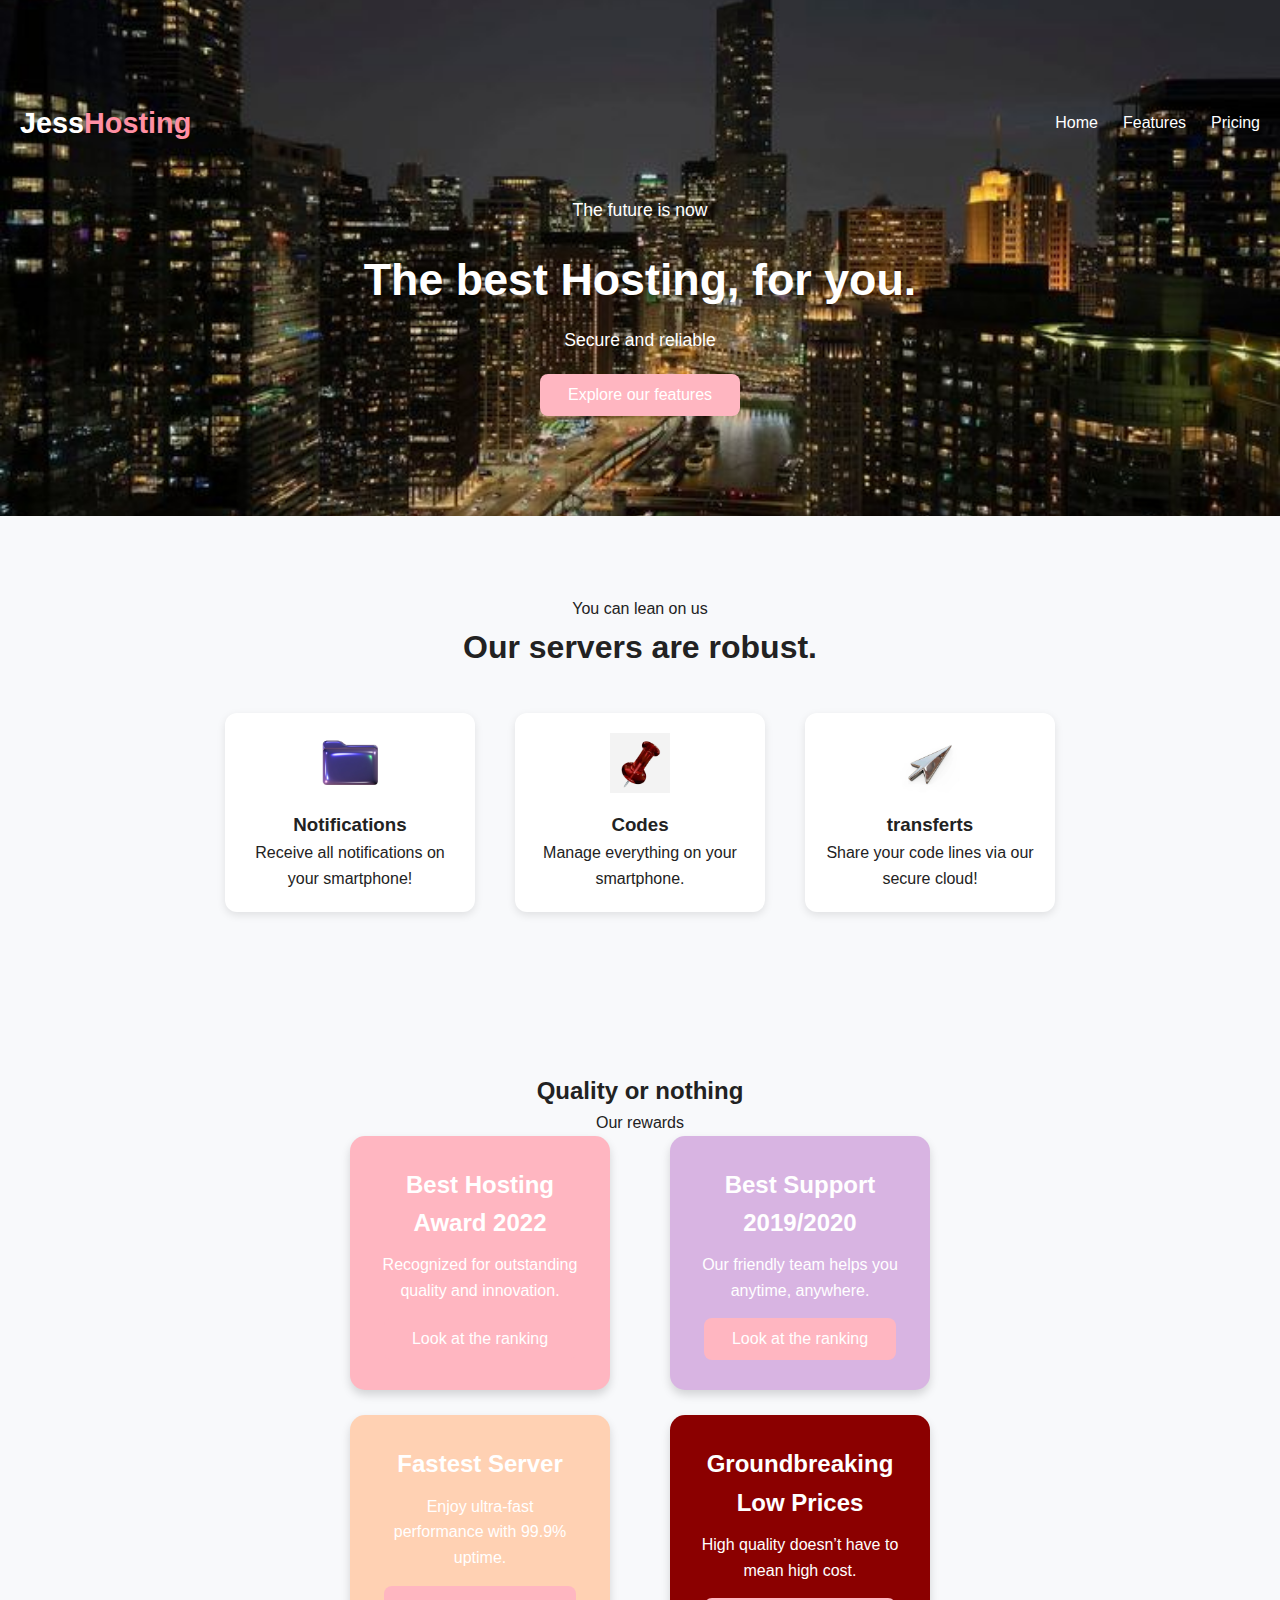
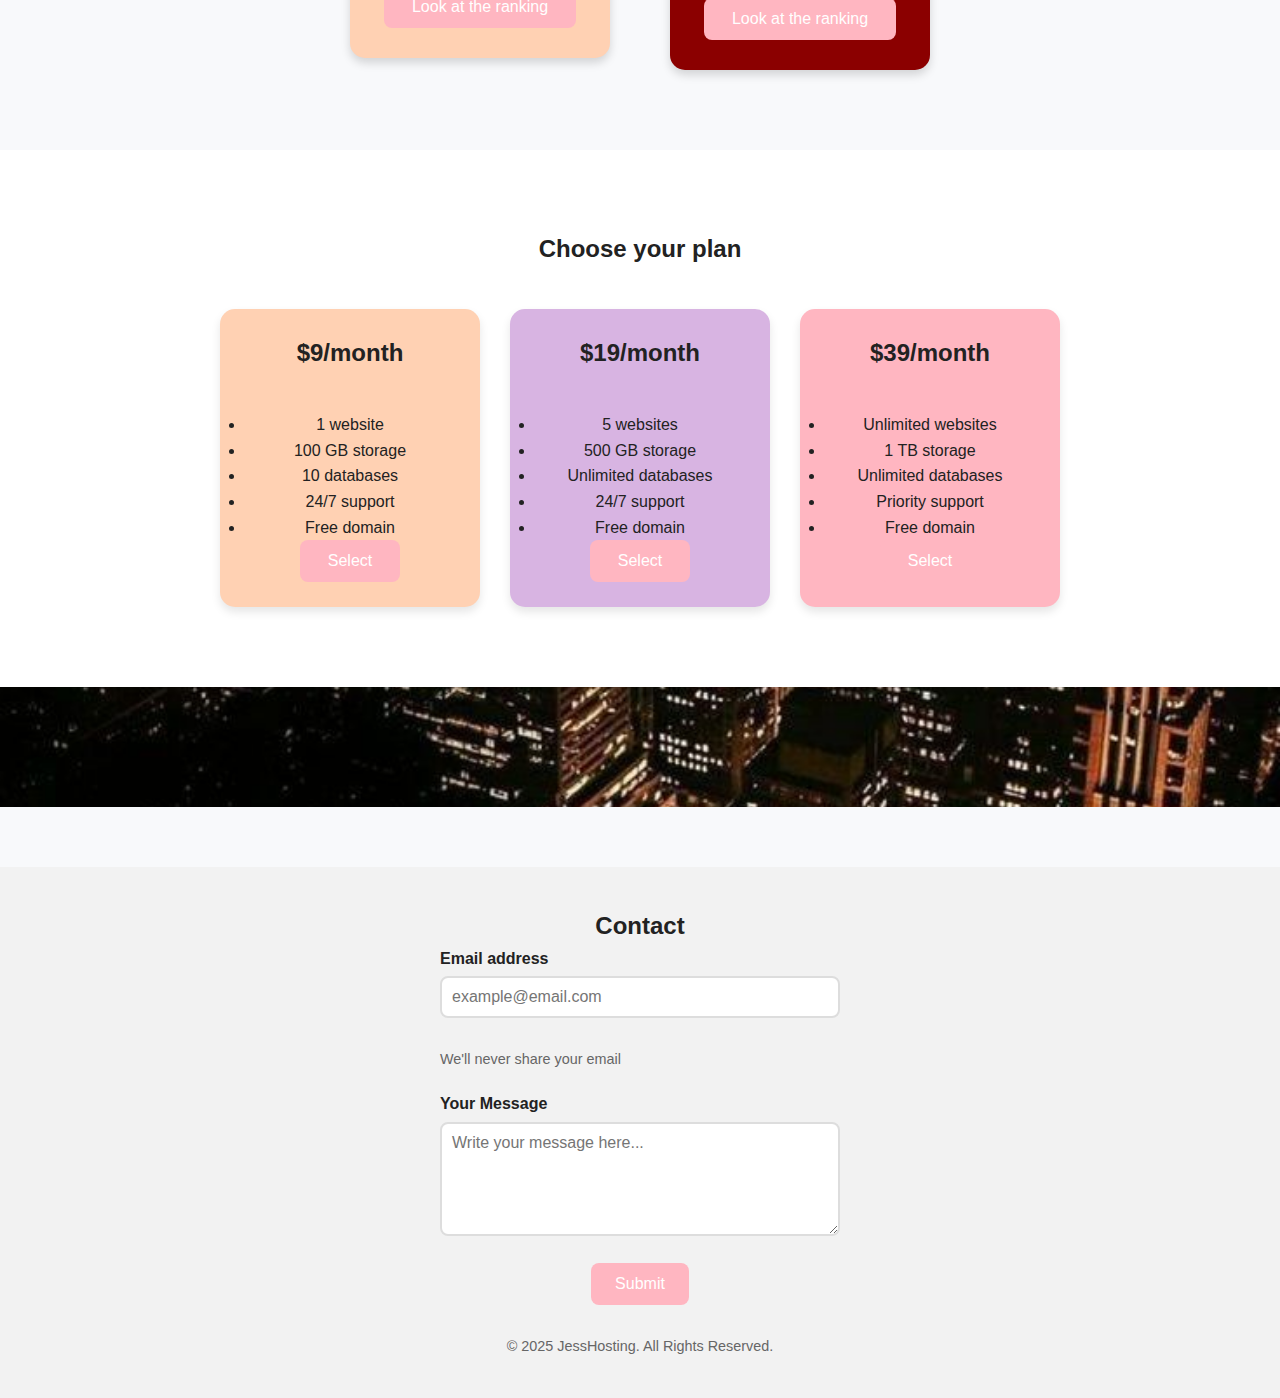
<file: index.html>
<!DOCTYPE html>
<html>
  <head>
    <meta charset="UTF-8" />
    <meta name="viewport" content="width=device-width, initial-scale=1.0" />
    <title>Hosting web</title>
    <link rel="stylesheet" href="style.css" />
  </head>

  <body>
    <!-- ===== HEADER ===== -->
    <header class="hero">
      <nav>
        <div class="logo">Jess<span>Hosting</span></div>
        <ul>
          <li><a href="#bas-de-page">Home</a></li>
          <li><a href="index2.html">Features</a></li>
          <li><a href="#">Pricing</a></li>
        </ul>
      </nav>

      <div class="hero-content">
        <p class="award">The future is now</p>
        <h1>The best Hosting, for you.</h1>
        <p>Secure and reliable</p>
        <button class="btn">Explore our features</button>
      </div>
    </header>

    <!-- ===== SERVERS ===== -->
    <section class="servers">
      <p>You can lean on us</p>
      <h2>Our servers are robust.</h2>
      <div class="options">
        <div class="messages">
          <img src="icon_1.jpg" alt="message on phone" />
          <h3>Notifications</h3>
          <p>Receive all notifications on your smartphone!</p>
        </div>
        <div class="codes">
          <img src="icon_2.jpg" alt="code on phone" />
          <h3>Codes</h3>
          <p>Manage everything on your smartphone.</p>
        </div>
        <div class="transferts">
          <img src="icon_3.jpg" alt="transfert in cloud" />
          <h3>transferts</h3>
          <p>Share your code lines via our secure cloud!</p>
        </div>
      </div>
    </section>

    <!-- ===== PRICING ===== -->
    <main class="pricing-page">
      <h2>Quality or nothing</h2>
      <p>Our rewards</p>
      
        
      <div class="pricing-grid">
        <div class="column">
          <div class="card card--pink">
            <h2>Best Hosting Award 2022</h2>
            <p>Recognized for outstanding quality and innovation.</p>
            <button class="btn">Look at the ranking</button>
          </div>

          <div class="card card--peach">
            <h2>Fastest Server</h2>
            <p>Enjoy ultra-fast performance with 99.9% uptime.</p>
            <button class="btn">Look at the ranking</button>
          </div>
        </div>

        <div class="column">
          <div class="card card--mint">
            <h2>Best Support 2019/2020</h2>
            <p>Our friendly team helps you anytime, anywhere.</p>
            <button class="btn">Look at the ranking</button>
          </div>

          <div class="card card--blue">
            <h2>Groundbreaking Low Prices</h2>
            <p>High quality doesn’t have to mean high cost.</p>
            <button class="btn">Look at the ranking</button>
          </div>
        </div>
      </div>
    </main>

    <!-- ===== SUBSCRIBE ===== -->
    <section class="subscribe">
      <h2>Choose your plan</h2>
      <div class="options">
        <div class="Basic">
          <h2>$9/month</h2>
          <ul>
            <li>1 website</li>
            <li>100 GB storage</li>
            <li>10 databases</li>
            <li>24/7 support</li>
            <li>Free domain</li>
          </ul>
          <button class="btn">Select</button>
        </div>

        <div class="Pro">
          <h2>$19/month</h2>
          <ul>
            <li>5 websites</li>
            <li>500 GB storage</li>
            <li>Unlimited databases</li>
            <li>24/7 support</li>
            <li>Free domain</li>
          </ul>
          <button class="btn">Select</button>
        </div>

        <div class="Expert">
          <h2>$39/month</h2>
          <ul>
            <li>Unlimited websites</li>
            <li>1 TB storage</li>
            <li>Unlimited databases</li>
            <li>Priority support</li>
            <li>Free domain</li>
          </ul>
          <button class="btn">Select</button>
        </div>
      </div>
    </section>

    <!-- ===== BANNER ===== -->
    <section class="road">
      <div class="road-container">
        <img src="banner.jpg" alt="road" class="road-image" />
      </div>
    </section>

    <!-- ===== INFORMATIONS ===== -->
    <footer>
      <section id="bas-de-page">
        <h2>Contact</h2>
       
      </section>
      
      <section class="contact">
        <form class="contact-form">
          <div class="input-box">
            <label for="email">Email address</label>
            <input
              type="email"
              id="email"
              placeholder="example@email.com"
              required
            />
            <p>We'll never share your email</p>
          </div>

          <div class="input-box">
            <label for="message">Your Message</label>
            <textarea
              id="message"
              rows="5"
              placeholder="Write your message here..."
              required
            ></textarea>
          </div>

          <button type="submit" class="btn-send">Submit</button>
        </form>
      </section>
      <p>© 2025 JessHosting. All Rights Reserved.</p>
    </footer>
</body>
</html>
</file>
<file: style.css>
/* ===== RESET ===== */
* {
  margin: 0;
  padding: 0;
  box-sizing: border-box;
  font-family: "Poppins", sans-serif;
}

body {
  background-color: #f8f9fb;
  color: #222;
  line-height: 1.6;
}

/* ===== HEADER ===== */
header.hero {
  background: url("buildings.jpg") center/cover no-repeat; /* image de fond */
  color: #fff;
  text-align: center;
  padding: 100px 20px; /* réduit pour bannière plus fine */
}

nav {
  display: flex;
  justify-content: space-between;
  align-items: center;
  margin-bottom: 50px;
}

.logo {
  font-size: 1.8rem;
  font-weight: bold;
}

.logo span {
  color: #ff8fa3;
}

nav ul {
  display: flex;
  list-style: none;
  gap: 25px;
}

nav ul li a {
  text-decoration: none;
  color: #fff;
  font-weight: 500;
  transition: color 0.3s ease;
}

nav ul li a:hover {
  color: #ffb6c1;
}

.hero-content h1 {
  font-size: 2.8rem;
  margin-bottom: 10px;
}

.hero-content p {
  font-size: 1.1rem;
  margin-bottom: 20px;
}

.btn {
  background-color: #ffb6c1;
  color: #fff;
  border: none;
  padding: 12px 28px;
  border-radius: 8px;
  cursor: pointer;
  font-size: 1rem;
  transition: background 0.3s ease;
}

.btn:hover {
  background-color: #ff8fa3;
}

/* ===== SERVERS ===== */
section.servers {
  text-align: center;
  padding: 80px 20px;
}

section.servers h2 {
  margin-bottom: 40px;
  font-size: 2rem;
}

section.servers .options {
  display: flex;
  justify-content: center;
  flex-wrap: wrap;
  gap: 40px;
}

section.servers .options div {
  background: white;
  padding: 20px;
  border-radius: 12px;
  width: 250px;
  box-shadow: 0 3px 8px rgba(0, 0, 0, 0.1);
}

section.servers img {
  width: 60px;  /* taille icônes */
  height: 60px;
  margin-bottom: 10px;
  object-fit: cover;
}

/* ===== PRICING ===== */
.pricing-page {
  text-align: center;
  padding: 80px 20px;
}

.pricing-grid {
  display: flex;
  justify-content: center;
  align-items: flex-start;
  gap: 60px;
  flex-wrap: wrap;
}

.column {
  display: flex;
  flex-direction: column;
  gap: 25px;
}

.card {
  color: white;
  padding: 30px;
  border-radius: 15px;
  width: 260px;
  box-shadow: 0 5px 10px rgba(0, 0, 0, 0.15);
  transition: transform 0.3s ease;
}

.card:hover {
  transform: translateY(-5px);
}

/* Couleurs */
.card--pink {
  background-color: #ffb6c1;
}
.card--peach {
  background-color: #ffd1b3;
}
.card--mint {
  background-color: #d8b4e2;
}
.card--blue {
  background-color: #8b0000;
}

.card h2 {
  margin-bottom: 10px;
}

.card p {
  margin-bottom: 15px;
}

/* ===== SUBSCRIBE ===== */
 .subscribe {
  background-color: #fff;
  padding: 80px 20px;
  text-align: center;
}

.subscribe h2 {
  margin-bottom: 40px;
}

.subscribe .options {
  display: flex;
  justify-content: center;
  flex-wrap: wrap;
  gap: 30px;
}

.subscribe .options div {
  padding: 25px;
  border-radius: 15px;
  width: 260px;
  box-shadow: 0 5px 10px rgba(0, 0, 0, 0.1);
  color: #222;
} 


.Basic {
  background-color: #ffd1b3; /* orange pastel */
}
.Pro {
  background-color: #d8b4e2; /* violet pastel */
}
.Expert {
  background-color: #ffb6c1; /* rose pastel */
}

/* ===== ROAD ===== */
.road {
  text-align: center;
  padding: 0;
  margin: 0;
}

.road img {
  width: 100%;
  height: 120px; /* plus fine */
  object-fit: cover;
  display: block;
}

/* ===== INFORMATIONS ===== */
footer {
  background-color: #f2f2f2;
  text-align: center;
  padding: 40px 20px;
  margin-top: 60px;
}

.contact-form {
  display: flex;
  flex-direction: column;
  gap: 20px;
  align-items: center;
}

.input-box {
  width: 100%;
  max-width: 400px;
  text-align: left;
}

label {
  font-weight: bold;
  display: block;
  margin-bottom: 5px;
}

input,
textarea {
  width: 100%;
  padding: 10px;
  border: 2px solid #ddd;
  border-radius: 8px;
  font-size: 1rem;
}

.btn-send {
  background-color: #ffb6c1;
  color: white;
  border: none;
  padding: 12px 24px;
  border-radius: 8px;
  font-size: 1rem;
  cursor: pointer;
  transition: background 0.3s ease;
}

.btn-send:hover {
  background-color: #ff8fa3;
}

footer p {
  margin-top: 30px;
  font-size: 0.9rem;
  color: #666;
}
</file>
